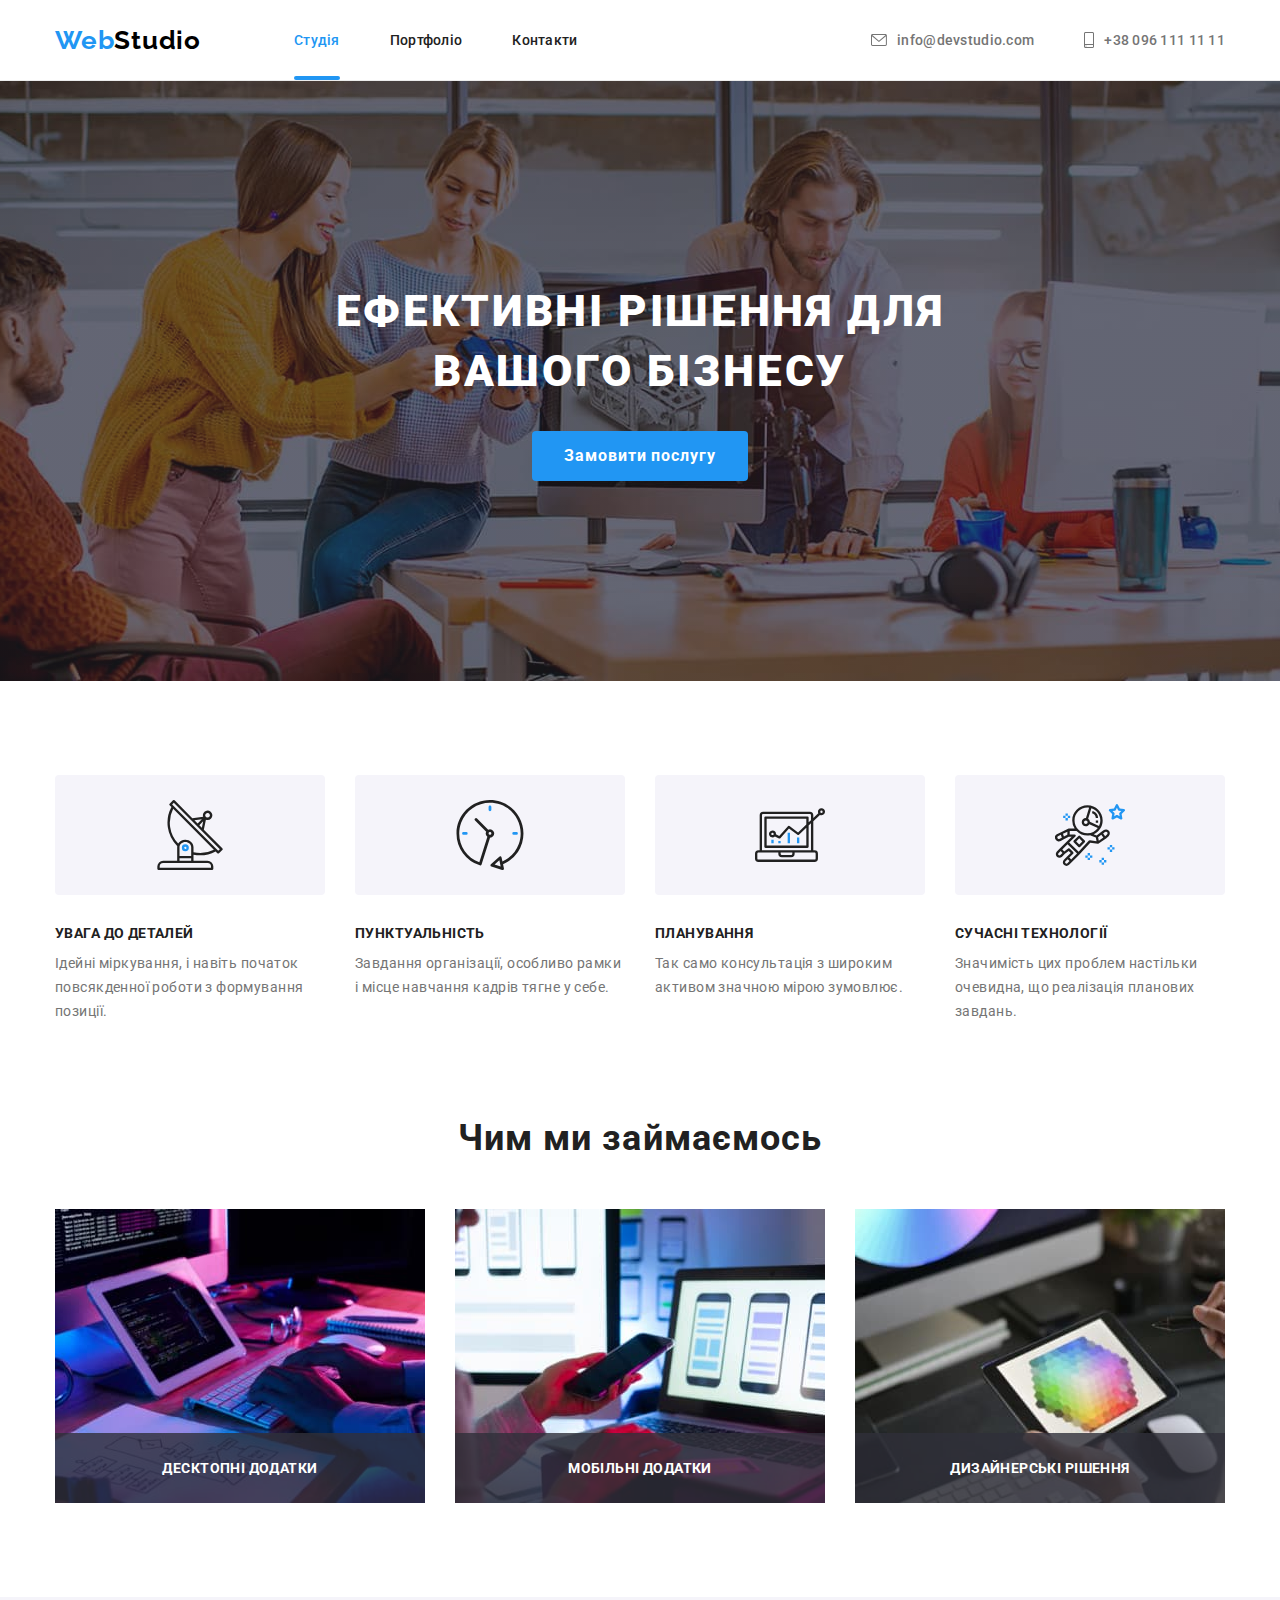
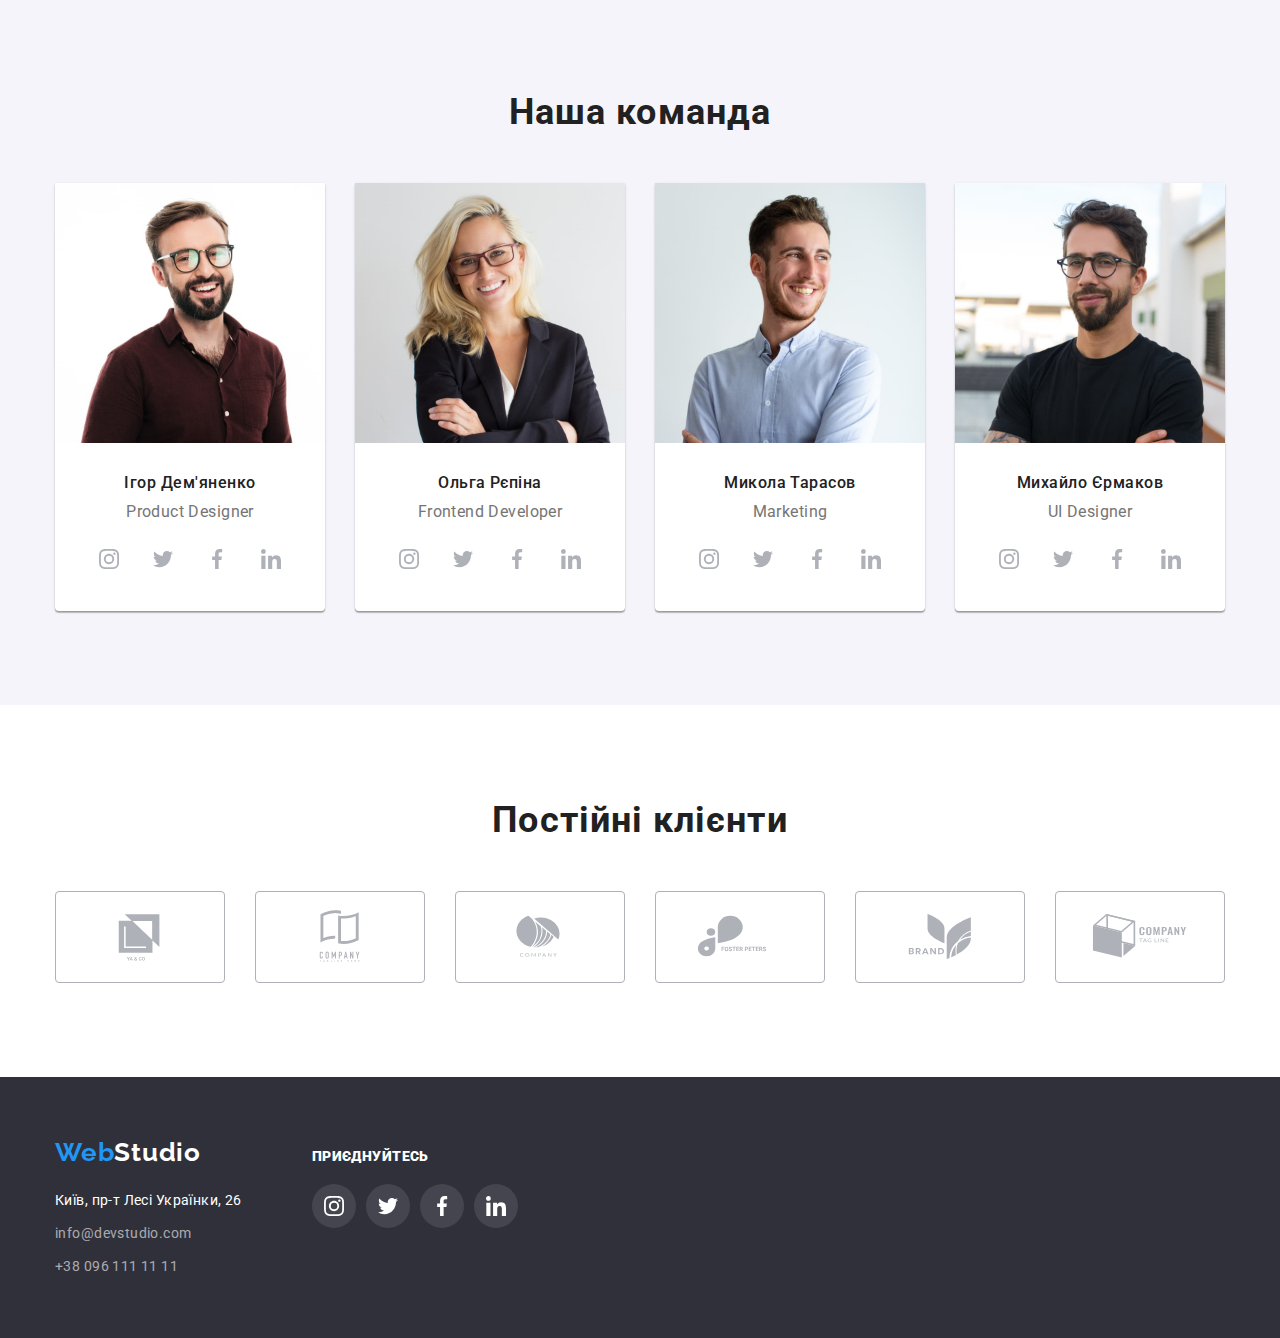
<file: index.html>
<!DOCTYPE html>
<html lang="en">

<head>
  <meta charset="UTF-8" />
  <meta http-equiv="X-UA-Compatible" content="IE=edge" />
  <meta name="viewport" content="width=device-width, initial-scale=1.0" />
  <title>WebStudio</title>
  <link rel="preconnect" href="https://fonts.googleapis.com" />
  <link rel="preconnect" href="https://fonts.gstatic.com" crossorigin />
  <link
    href="https://fonts.googleapis.com/css2?family=Montserrat:wght@400;700&family=Raleway:wght@700&family=Roboto:wght@400;500;700;900&display=swap"
    rel="stylesheet" />
  <link rel="stylesheet"
    href="https://cdnjs.cloudflare.com/ajax/libs/modern-normalize/1.1.0/modern-normalize.min.css" />
  <link rel="stylesheet" href="./css/styles.css" />
</head>
<body>
  <header class="page">
    <div class="page-header container">
      <nav class="header-nav list">
        <a class="header-logo logo" href="./index.html"><span class="accent">Web</span>Studio </a>
        <ul class="nav-list list">
          <li class="header-nav-iteam">
              <a href="./index.html" class="header-nav-link link current">Студія</a>       
          </li>
          <li class="header-nav-iteam">
            <a href="./portfolio.html" class="header-nav-link link">Портфоліо</a>
          </li>
          <li class="header-nav-iteam"><a href="" class="header-nav-link link">Контакти</a></li>
        </ul>
      </nav>
      <ul class="contact-list list">
        <li class="header-nav-iteam">
          <a class="header-link link" href="mailto:info@devstudio.com">
            <svg class="contacts-icon link" width="16" height="12">
            <use href="./images/icons.svg#icon-mail"></use></svg>info@devstudio.com</a>
        </li>
        <li class="header-nav-iteam">
          <a class="header-link link" href="tel:+380961111111"><svg class="contacts-icon link" width="10" height="16">
            <use href="./images/icons.svg#icon-smartphone"></use></svg>+38 096 111 11 11</a>
        </li>
      </ul>
    </div>
  </header>

  <main>
    <section class="hero">
      <div class="container">
        <h1 class="hero-title">Ефективні рішення для вашого бізнесу</h1>
        <button class="main-btn btn" type="button" data-modal-open>Замовити послугу</button>
      </div>
    </section>

    <!--About us-->
    <section class="about">
      <div class="container">
        <h2 class="visually-hidden">Про нас</h2>
        <ul class="about-title list">
          <li class="about-title-doing">
            <div class="conteiner-icon">
              <svg class="about-icon" width="70" height="70">
                <use href="./images/icons.svg#icon-antenna-1"></use>
              </svg>
            </div>
            <h3 class="about-title-name">УВАГА ДО ДЕТАЛЕЙ</h3>
            <p class="about-title-text">
              Ідейні міркування, і навіть початок повсякденної роботи з формування позиції.
            </p>
          </li>
          <li class="about-title-doing">
            <div class="conteiner-icon">
              <svg class="about-icon" width="70" height="70">
                <use href="./images/icons.svg#icon-clock-1"></use>
              </svg>
            </div>
            <h3 class="about-title-name">ПУНКТУАЛЬНІСТЬ</h3>
            <p class="about-title-text">
              Завдання організації, особливо рамки і місце навчання кадрів тягне у себе.
            </p>
          </li>
          <li class="about-title-doing">
            <div class="conteiner-icon">
              <svg class="about-icon" width="70" height="70">
                <use href="./images/icons.svg#icon-diagram-1"></use>
              </svg>
            </div>
            <h3 class="about-title-name">ПЛАНУВАННЯ</h3>
            <p class="about-title-text">
              Так само консультація з широким активом значною мірою зумовлює.
            </p>
          </li>
          <li class="about-title-doing">
            <div class="conteiner-icon">
              <svg class="about-icon" width="70" height="70">
                <use href="./images/icons.svg#icon-astronaut-1"></use>
              </svg>
            </div>
            <h3 class="about-title-name">СУЧАСНІ ТЕХНОЛОГІЇ</h3>
            <p class="about-title-text">
              Значимість цих проблем настільки очевидна, що реалізація планових завдань.
            </p>
          </li>
        </ul>
      </div>
    </section>

    <!--Чим ми займаємось-->
    <section class="picture">
      <div class="container">
        <h2 class="picture-title">Чим ми займаємось</h2>
        <ul class="picture-name list">
          <li>
            <div class="wrapper">
              <img src="./images/box 1.jpg" alt="box1" width="370" height="auto" />
                <p class="wrapper-text">Десктопні додатки</p>
            </div> 
          </li>
          <li>
            <div class="wrapper">
              <img src="./images/box 2.jpg" alt="box2" width="370" height="auto" />
                <p class="wrapper-text">Мобільні додатки</p>
            </div>
          </li>
          <li>
            <div class="wrapper">
            <img src="./images/box 3.jpg" alt="box3" width="370" height="auto" />
                  <p class="wrapper-text">Дизайнерські рішення</p>
            </div>
          </li>
        </ul>
      </div>
    </section>

    <!--Our team-->
    <section class="our-team">
      <div class="team container">
        <h2 class="team-title">Наша команда</h2>
        <ul class="about-team list">
          <li class="team-member">
            <img class="team-photo" src="./images/igor.jpg" alt="photo-igor" width="270" height="auto" />
            <div class="members-title">
              <h3 class="about-team-title">Ігор Дем'яненко</h3>
              <p class="about-team-text">Product Designer</p>
              <ul class="socials list">
                <li class="socials-iteam"> <a class="socials-link" href="https://instagram.com" target="_blank"
                    rel="nofollow noopener noreferrer" aria-label="Instagram">
                    <svg class="socials-icon" width="20" height="20">
                      <use href="./images/icons.svg#icon-instagram"></use>
                    </svg>
                  </a> 
                </li>
                <li class="socials-iteam"> <a class="socials-link" href="https://twitter.com" target="_blank"
                  rel="nofollow noopener noreferrer" aria-label="Twitter">
                  <svg class="socials-icon" width="20" height="20">
                    <use href="./images/icons.svg#icon-twitter"></use>
                  </svg>
                </a> 
              </li>
              <li class="socials-iteam"> <a class="socials-link" href="https://facebook.com" target="_blank"
                rel="nofollow noopener noreferrer" aria-label="Facebook">
                <svg class="socials-icon" width="20" height="20">
                  <use href="./images/icons.svg#icon-facebook"></use>
                </svg>
              </a> 
            </li>
            <li class="socials-iteam"> <a class="socials-link" href="https://linkedin.com" target="_blank"
              rel="nofollow noopener noreferrer" aria-label="Linkedin">
              <svg class="socials-icon" width="20" height="20">
                <use href="./images/icons.svg#icon-linkedin"></use>
              </svg>
            </a> 
          </li>
              </ul>
            </div>
          </li>
          <li class="team-member">
            <img class="team-photo" src="./images/olga.jpg" alt="photo-olga" width="270" height="auto" />
            <div class="members-title">
              <h3 class="about-team-title">Ольга Рєпіна</h3>
              <p class="about-team-text">Frontend Developer</p>
              <ul class="socials list">
                <li class="socials-iteam"> <a class="socials-link" href="https://instagram.com" target="_blank"
                    rel="nofollow noopener noreferrer" aria-label="Instagram">
                    <svg class="socials-icon" width="20" height="20">
                      <use href="./images/icons.svg#icon-instagram"></use>
                    </svg>
                  </a> 
                </li>
                <li class="socials-iteam"> <a class="socials-link" href="https://twitter.com" target="_blank"
                  rel="nofollow noopener noreferrer" aria-label="Twitter">
                  <svg class="socials-icon" width="20" height="20">
                    <use href="./images/icons.svg#icon-twitter"></use>
                  </svg>
                </a> 
              </li>
              <li class="socials-iteam"> <a class="socials-link" href="https://facebook.com" target="_blank"
                rel="nofollow noopener noreferrer" aria-label="Facebook">
                <svg class="socials-icon" width="20" height="20">
                  <use href="./images/icons.svg#icon-facebook"></use>
                </svg>
              </a> 
            </li>
            <li class="socials-iteam"> <a class="socials-link" href="https://linkedin.com" target="_blank"
              rel="nofollow noopener noreferrer" aria-label="Linkedin">
              <svg class="socials-icon" width="20" height="20">
                <use href="./images/icons.svg#icon-linkedin"></use>
              </svg>
            </a> 
          </li>
              </ul>
            </div>
          </li>
          <li class="team-member">
            <img class="team-photo" src="./images/mukola.jpg" alt="photo-mukola" width="270" height="auto" />
            <div class="members-title">
              <h3 class="about-team-title">Микола Тарасов</h3>
              <p class="about-team-text">Marketing</p>
              <ul class="socials list">
                <li class="socials-iteam"> <a class="socials-link" href="https://instagram.com" target="_blank"
                    rel="nofollow noopener noreferrer" aria-label="Instagram">
                    <svg class="socials-icon" width="20" height="20">
                      <use href="./images/icons.svg#icon-instagram"></use>
                    </svg>
                  </a> 
                </li>
                <li class="socials-iteam"> <a class="socials-link" href="https://twitter.com" target="_blank"
                  rel="nofollow noopener noreferrer" aria-label="Twitter">
                  <svg class="socials-icon" width="20" height="20">
                    <use href="./images/icons.svg#icon-twitter"></use>
                  </svg>
                </a> 
              </li>
              <li class="socials-iteam"> <a class="socials-link" href="https://facebook.com" target="_blank"
                rel="nofollow noopener noreferrer" aria-label="Facebook">
                <svg class="socials-icon" width="20" height="20">
                  <use href="./images/icons.svg#icon-facebook"></use>
                </svg>
              </a> 
            </li>
            <li class="socials-iteam"> <a class="socials-link" href="https://linkedin.com" target="_blank"
              rel="nofollow noopener noreferrer" aria-label="Linkedin">
              <svg class="socials-icon" width="20" height="20">
                <use href="./images/icons.svg#icon-linkedin"></use>
              </svg>
            </a> 
          </li>
              </ul>
            </div>
          </li>
          <li class="team-member">
            <img class="team-photo" src="./images/muhailo.jpg" alt="photo-muhailo" width="270" height="auto" />
            <div class="members-title">
              <h3 class="about-team-title">Михайло Єрмаков</h3>
              <p class="about-team-text">UI Designer</p>
              <ul class="socials list">
                <li class="socials-iteam"> <a class="socials-link" href="https://instagram.com" target="_blank"
                    rel="nofollow noopener noreferrer" aria-label="Instagram">
                    <svg class="socials-icon" width="20" height="20">
                      <use href="./images/icons.svg#icon-instagram"></use>
                    </svg>
                  </a> 
                </li>
                <li class="socials-iteam"> <a class="socials-link" href="https://twitter.com" target="_blank"
                  rel="nofollow noopener noreferrer" aria-label="Twitter">
                  <svg class="socials-icon" width="20" height="20">
                    <use href="./images/icons.svg#icon-twitter"></use>
                  </svg>
                </a> 
              </li>
              <li class="socials-iteam"> <a class="socials-link" href="https://facebook.com" target="_blank"
                rel="nofollow noopener noreferrer" aria-label="Facebook">
                <svg class="socials-icon" width="20" height="20">
                  <use href="./images/icons.svg#icon-facebook"></use>
                </svg>
              </a> 
            </li>
            <li class="socials-iteam"> <a class="socials-link" href="https://linkedin.com" target="_blank"
              rel="nofollow noopener noreferrer" aria-label="Linkedin">
              <svg class="socials-icon" width="20" height="20">
                <use href="./images/icons.svg#icon-linkedin"></use>
              </svg>
            </a> 
          </li>
              </ul>
            </div>
          </li>
        </ul>
      </div>
    </section>

    <!-- Clients -->
    
    <section class="clients">
      <div class="container">
        <h2 class="team-title">Постійні клієнти</h2>
        <ul class="clients-list list">
          <li class="clients-iteams">
            <a href="" class="clients-link">
              <svg class="clients-icon" width="106" height="60">
                <use href="./images/icons.svg#icon-client1"></use>
              </svg>
            </a>
          </li>
          <li class="clients-iteams">
            <a href="" class="clients-link">
              <svg class="clients-icon" width="106" height="60">
                <use href="./images/icons.svg#icon-client2"></use>
              </svg>
            </a>
          </li>
          <li class="clients-iteams">
            <a href="" class="clients-link">
              <svg class="clients-icon" width="106" height="60">
                <use href="./images/icons.svg#icon-client3"></use>
              </svg>
            </a>
          </li>
          <li class="clients-iteams">
            <a href="" class="clients-link">
              <svg class="clients-icon" width="106" height="60">
                <use href="./images/icons.svg#icon-client4"></use>
              </svg>
            </a>
          </li>
          <li class="clients-iteams">
            <a href="" class="clients-link">
              <svg class="clients-icon" width="106" height="60">
                <use href="./images/icons.svg#icon-client5"></use>
              </svg>
            </a>
          </li>
          <li class="clients-iteams">
            <a href="" class="clients-link">
              <svg class="clients-icon" width="106" height="60">
                <use href="./images/icons.svg#icon-client6"></use>
              </svg>
            </a>
          </li>
        </ul>
      </div>
    </section>
  </main>
  <footer>
    <section class="footer">
      <div class="container-footer container">
        <div class="adress">
          <a class="footer-logo logo" href="./index.html"><span class="accent">Web</span>Studio </a>
          <address class="footer-address">
            <ul class="footer-list list">
              <li class="footer-title">
                <a class="footer-adress-link link" href="https://goo.gl/maps/4BsKWkA9fhxkfBkN6" target="_blank"
                  rel="noopener noreferrer nofollow">Київ, пр-т Лесі Українки, 26</a>
              </li>
              <li class="footer-title">
                <a class="footer-mail-link link" href="mailto:info@devstudio.com">info@devstudio.com</a>
              </li>
              <li class="footer-title">
                <a class="footer-mail-link link" href="tel:+380961111111">+38 096 111 11 11</a>
              </li>
            </ul>
        </div>
        <div class="social-networks">
          <p class="join">
            <strong>ПРИЄДНУЙТЕСЬ</strong>
          </p>
          <ul class="socials list">
            <li class="socials-iteam"> <a class="footer-socials-link link" href="https://instagram.com" target="_blank"
              rel="nofollow noopener noreferrer" aria-label="Instagram">
              <svg class="socials-icon" width="20" height="20">
                <use href="./images/icons.svg#icon-instagram"></use>
              </svg>
            </a> 
          </li>
          <li class="socials-iteam"> <a class="footer-socials-link link" href="https://twitter.com" target="_blank"
            rel="nofollow noopener noreferrer" aria-label="Twitter">
            <svg class="socials-icon" width="20" height="20">
              <use href="./images/icons.svg#icon-twitter"></use>
            </svg>
          </a> 
        </li>
        <li class="socials-iteam"> <a class="footer-socials-link link" href="https://facebook.com" target="_blank"
          rel="nofollow noopener noreferrer" aria-label="Facebook">
          <svg class="socials-icon" width="20" height="20">
            <use href="./images/icons.svg#icon-facebook"></use>
          </svg>
        </a> 
      </li>
      <li class="socials-iteam"> <a class="footer-socials-link link" href="https://linkedin.com" target="_blank"
        rel="nofollow noopener noreferrer" aria-label="Linkedin">
        <svg class="socials-icon" width="20" height="20">
          <use href="./images/icons.svg#icon-linkedin"></use>
        </svg>
        </a> 
      </li>
      </ul>  
        </div>
        </address>
      </div>
    </section>
  </footer>
  <div class="backdrope is-hidden" data-modal>
    <div class="modal">
      <button class="close-btn" type="button" data-modal-close>
        <svg class="close-btn-icon" width="18" height="18">
              <use href="./images/icons.svg#icon-close"></use>
        </svg>
      </button>

    </div>
  </div>
  <script src="./js/modal.js"></script>
</body>

</html>
</file>
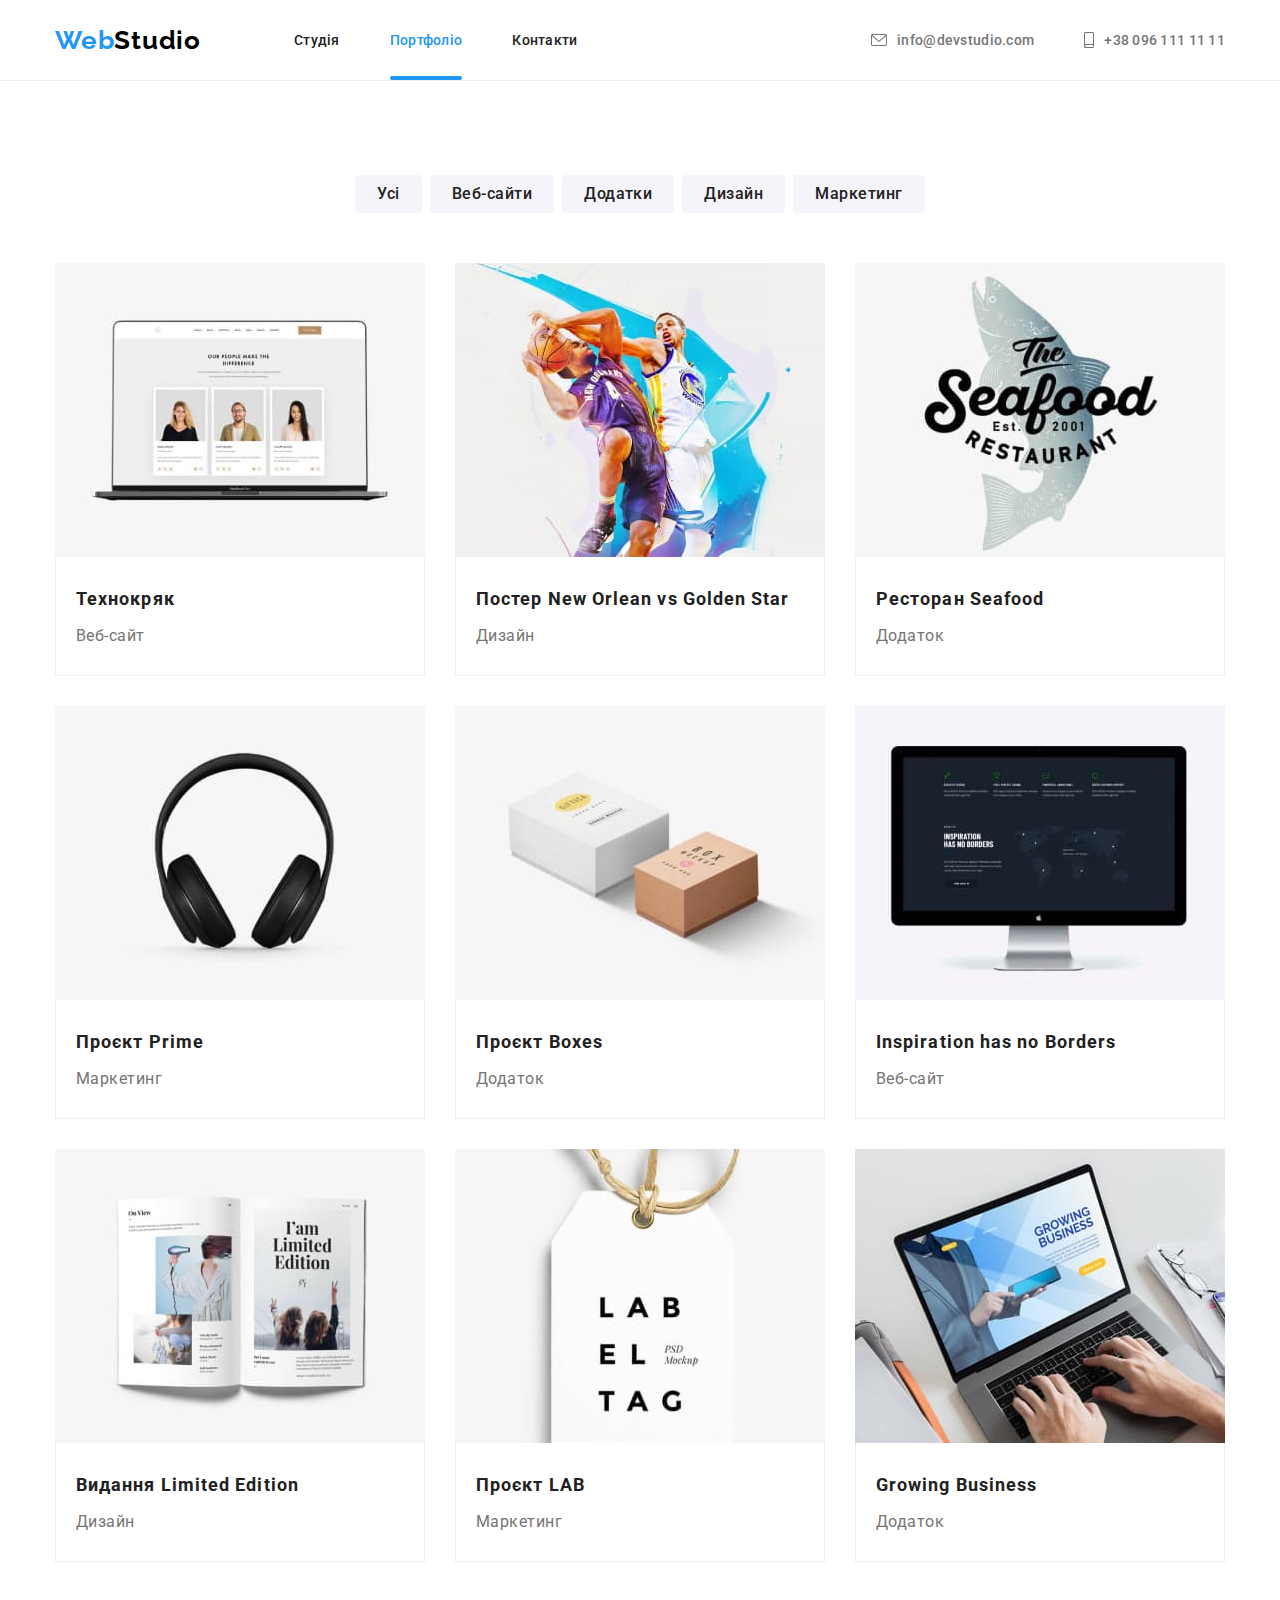
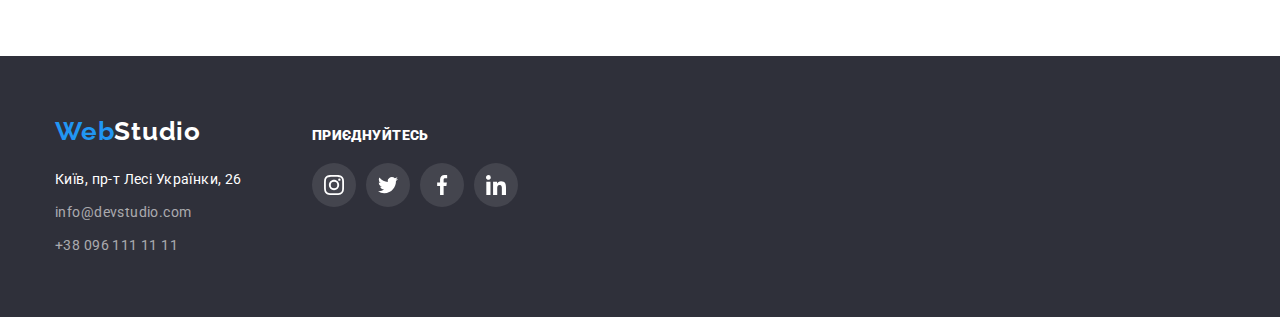
<file: portfolio.html>
<!DOCTYPE html>
<html lang="en">
<head>
    <meta charset="UTF-8">
    <meta http-equiv="X-UA-Compatible" content="IE=edge">
    <meta name="viewport" content="width=device-width, initial-scale=1.0">
    <title>Portfolio</title>
    <link rel="preconnect" href="https://fonts.googleapis.com">
    <link rel="preconnect" href="https://fonts.gstatic.com" crossorigin>
    <link href="https://fonts.googleapis.com/css2?family=Montserrat:wght@400;700&family=Raleway:wght@700&family=Roboto:wght@400;500;700;900&display=swap" rel="stylesheet">
    <link rel="stylesheet" href="https://cdnjs.cloudflare.com/ajax/libs/modern-normalize/1.1.0/modern-normalize.min.css"/>
    <link rel="stylesheet" href="./css/styles.css"/>
</head>
<body>
    <header class="page">
      <div class="page-header container">
        <nav class="header-nav">
          <a class="header-logo logo"href="./index.html"><span class="accent">Web</span>Studio </a>
          <ul class="nav-list list">
            <li class="header-nav-iteam"><a href="./index.html"class="header-nav-link link">Студія</a></li>
            <li class="header-nav-iteam"><a href="./portfolio.html"class="header-nav-link link current">Портфоліо</a></li>
            <li class="header-nav-iteam"><a href=""class="header-nav-link link">Контакти</a></li>
          </ul>
        </nav>
        <ul class="contact-list list">
          <li class="header-nav-iteam">
            <a class="header-link link" href="mailto:info@devstudio.com">
              <svg class="contacts-icon link" width="16" height="12">
              <use href="./images/icons.svg#icon-mail"></use></svg>info@devstudio.com</a>
          </li>
          <li class="header-nav-iteam">
            <a class="header-link link" href="tel:+380961111111"><svg class="contacts-icon link" width="10" height="16">
              <use href="./images/icons.svg#icon-smartphone"></use></svg>+38 096 111 11 11</a>
          </li>
        </ul>
      </div>
      </header>
      <main>
        <section class="portfolio">
          <div class="container">
            <ul class="btn-list list">
              <li class="button-menu"><button class="second-btn btn"type="button">Усі</button></li>
              <li class="button-menu"><button class="second-btn btn"type="button">Веб-сайти</button></li>
              <li class="button-menu"><button class="second-btn btn"type="button">Додатки</button></li>
              <li class="button-menu"><button class="second-btn btn"type="button">Дизайн</button></li>
              <li class="button-menu"><button class="second-btn btn"type="button">Маркетинг</button></li>
          </ul>
          <h1 class="visually-hidden">Наші роботи</h1>
          <ul class="work list">
              <li class="work-wrapper"><a class="work-project link" href="">
                <div class="work-thumb">
                  <img src="./images/img.jpg" alt="picture1" width="370" />
                  <div class="overlay">
                    <p class="overlay-text">Ресурс пропонує комплексні пропозиції з різним рівнем функціоналу та сервісів. Все це дозволить відвідувачу отримати вичерпні відомості про компанію чи приватну особу.</p>
                  </div>
                </div>
                  <div class="title-wrapper">
                    <h2 class="work-title">Технокряк</h2>
                    <p class="work-list">Веб-сайт</p>
                  </div>
              </a>
              </li>
              <li class="work-wrapper">
                  <a class="work-project link" href="" class="work-project">
                    <div class="work-thumb">
                      <img src="./images/img (1).jpg" alt="picture2" width="370" />
                      <div class="overlay">
                        <p class="overlay-text">Ресурс пропонує комплексні пропозиції з різним рівнем функціоналу та сервісів. Все це дозволить відвідувачу отримати вичерпні відомості про компанію чи приватну особу.</p>
                      </div>
                    </div>
                    <div class="title-wrapper">
                      <h2 class="work-title">Постер New Orlean vs Golden Star</h2>
                      <p class="work-list">Дизайн</p>
                    </div>
                  </a>
              </li>
              <li class="work-wrapper">
                  <a class="work-project link" href="" class="work-project">
                    <div class="work-thumb">
                      <img src="./images/img (2).jpg" alt="picture3" width="370" />
                       <div class="overlay">
                        <p class="overlay-text">Ресурс пропонує комплексні пропозиції з різним рівнем функціоналу та сервісів. Все це дозволить відвідувачу отримати вичерпні відомості про компанію чи приватну особу.</p>
                      </div>
                    </div>
                    <div class="title-wrapper">
                      <h2 class="work-title">Ресторан Seafood</h2>
                      <p class="work-list">Додаток</p>
                    </div>
                  </a>
              </li> 
              <li class="work-wrapper"><a class="work-project link" href="" class="work-project">
                <div class="work-thumb">
                  <img src="./images/img (3).jpg" alt="picture4" width="370" />
                  <div class="overlay">
                         <p class="overlay-text">Ресурс пропонує комплексні пропозиції з різним рівнем функціоналу та сервісів. Все це дозволить відвідувачу отримати вичерпні відомості про компанію чи приватну особу.</p>
                       </div>
                </div>             
                <div class="title-wrapper">
                  <h2 class="work-title">Проєкт Prime</h2>
                  <p class="work-list">Маркетинг</p>
                </div>
              </a>
              </li>
              <li class="work-wrapper">
                  <a class="work-project link" href="">
                    <div class="work-thumb">
                      <img src="./images/img (4).jpg" alt="picture5" width="370" />
                      <div class="overlay">
                         <p class="overlay-text">Ресурс пропонує комплексні пропозиції з різним рівнем функціоналу та сервісів. Все це дозволить відвідувачу отримати вичерпні відомості про компанію чи приватну особу.</p>
                       </div>
                    </div>                 
              <div class="title-wrapper">
                <h2 class="work-title">Проєкт Boxes</h2>
                <p class="work-list">Додаток</p>
              </div>
                  </a>
              </li>
              <li class="work-wrapper">
                  <a class="work-project link" href="">
                    <div class="work-thumb">
                      <img src="./images/img (5).jpg" alt="picture6" width="370" />
                      <div class="overlay">
                         <p class="overlay-text">Ресурс пропонує комплексні пропозиції з різним рівнем функціоналу та сервісів. Все це дозволить відвідувачу отримати вичерпні відомості про компанію чи приватну особу.</p>
                       </div>
                    </div>              
                    <div class="title-wrapper">
                      <h2 class="work-title">Inspiration has no Borders</h2>
                      <p class="work-list">Веб-сайт</p>
                    </div>
                  </a>
              </li>
              <li class="work-wrapper">
                  <a class="work-project link" href="">
                    <div class="work-thumb">
                      <img src="./images/img (6).jpg" alt="picture7" width="370" />
                      <div class="overlay">
                         <p class="overlay-text">Ресурс пропонує комплексні пропозиції з різним рівнем функціоналу та сервісів. Все це дозволить відвідувачу отримати вичерпні відомості про компанію чи приватну особу.</p>
                       </div>
                    </div>
                    <div class="title-wrapper">
                      <h2 class="work-title">Видання Limited Edition</h2>
                      <p class="work-list">Дизайн</p>
                    </div>
                  </a>
              </li>
              <li class="work-wrapper">
                  <a class="work-project link" href="">
                    <div class="work-thumb">
                      <img src="./images/img (7).jpg" alt="picture8" width="370" />
                      <div class="overlay">
                         <p class="overlay-text">Ресурс пропонує комплексні пропозиції з різним рівнем функціоналу та сервісів. Все це дозволить відвідувачу отримати вичерпні відомості про компанію чи приватну особу.</p>
                       </div>
                    </div>
                    <div class="title-wrapper">
                      <h2 class="work-title">Проєкт LAB</h2>
                      <p class="work-list">Маркетинг</p>
                    </div>
                  </a>
              </li>
              <li class="work-wrapper">
                  <a class="work-project link" href="">
                    <div class="work-thumb">
                      <img src="./images/img (8).jpg" alt="picture9" width="370" />
                      <div class="overlay">
                         <p class="overlay-text">Ресурс пропонує комплексні пропозиції з різним рівнем функціоналу та сервісів. Все це дозволить відвідувачу отримати вичерпні відомості про компанію чи приватну особу.</p>
                       </div>
                      </div>
                    <div class="title-wrapper">
                      <h2 class="work-title">Growing Business</h2>
                      <p class="work-list">Додаток</p>
                    </div>
                  </a>
              </li>   
          </ul>
          </div>
        </section>
      </main>
      <footer>
        <section class="footer">
          <div class="container-footer container">
            <div class="adress">
              <a class="footer-logo logo" href="./index.html"><span class="accent">Web</span>Studio </a>
              <address class="footer-address">
                <ul class="footer-list list">
                  <li class="footer-title">
                    <a class="footer-adress-link link" href="https://goo.gl/maps/4BsKWkA9fhxkfBkN6" target="_blank"
                      rel="noopener noreferrer nofollow">Київ, пр-т Лесі Українки, 26</a>
                  </li>
                  <li class="footer-title">
                    <a class="footer-mail-link link" href="mailto:info@devstudio.com">info@devstudio.com</a>
                  </li>
                  <li class="footer-title">
                    <a class="footer-mail-link link" href="tel:+380961111111">+38 096 111 11 11</a>
                  </li>
                </ul>
            </div>
            <div class="social-networks">
              <p class="join">
                <strong>ПРИЄДНУЙТЕСЬ</strong>
              </p>
              <ul class="socials list">
                <li class="socials-iteam"> <a class="footer-socials-link link" href="https://instagram.com" target="_blank"
                  rel="nofollow noopener noreferrer" aria-label="Instagram">
                  <svg class="socials-icon" width="20" height="20">
                    <use href="./images/icons.svg#icon-instagram"></use>
                  </svg>
                </a> 
              </li>
              <li class="socials-iteam"> <a class="footer-socials-link link" href="https://twitter.com" target="_blank"
                rel="nofollow noopener noreferrer" aria-label="Twitter">
                <svg class="socials-icon" width="20" height="20">
                  <use href="./images/icons.svg#icon-twitter"></use>
                </svg>
              </a> 
            </li>
            <li class="socials-iteam"> <a class="footer-socials-link link" href="https://facebook.com" target="_blank"
              rel="nofollow noopener noreferrer" aria-label="Facebook">
              <svg class="socials-icon" width="20" height="20">
                <use href="./images/icons.svg#icon-facebook"></use>
              </svg>
            </a> 
          </li>
          <li class="socials-iteam"> <a class="footer-socials-link link" href="https://linkedin.com" target="_blank"
            rel="nofollow noopener noreferrer" aria-label="Linkedin">
            <svg class="socials-icon" width="20" height="20">
              <use href="./images/icons.svg#icon-linkedin"></use>
            </svg>
            </a> 
          </li>
          </ul>  
            </div>
            </address>
          </div>
        </section>
      </footer>
</body>
</html>
</file>
<file: css/styles.css>
/* GENERAL STYLES*/

body {
  font-family: 'Roboto', sans-serif;
  background-color: var(--accent-color);
  color: var(--primary-text-color);
  font-size: 14px;
  letter-spacing: 0.03em;
}

:root {
  --primary-text-color: #212121;
  --title-text-color: #757575;
  --accent-color: #ffffff;
  --button-color: #2196f3;
  --border-color: #afb1b8;
  --primary-backgroud-color: #f5f5f5;
  --hero-backgroud-color: #c4c4c4;
  --icon-background-color: #f5f4fa;
  --footer-background-color: #2f303a;
}

h1,
h2,
h3,
h4,
h5,
p {
  margin: 0;
}

img {
  display: block;
  height: auto;
}

address {
  font-style: normal;
}

.logo {
  font-family: 'Raleway';
  text-decoration: none;
}
.link {
  text-decoration: none;
}

.list {
  list-style: none;
  margin: 0;
  padding-left: 0;
}

.container {
  width: 1200px;
  margin: 0 auto;
  padding: 0 15px;
}

.btn {
  border: 1px, solid transparent;
  display: inline-block;
  cursor: pointer;

  transition: background-color 250ms cubic-bezier(0.4, 0, 0.2, 1), color 250ms cubic-bezier(0.4, 0, 0.2, 1);
}

.btn:hover,
.btn:focus {
  background-color: var(--button-color);
  color: var(--accent-color);
}



/* HEADER */

.page {
  border-bottom: 1px solid #ececec;
}

.page-header {
  display: flex;
  align-items: center;
}

.header-logo {
  margin-right: 93px;
  font-weight: 700;
  font-size: 26px;
  line-height: calc(31 / 26);
  letter-spacing: 0.03em;
  color: #000000;
}

.accent {
  color: var(--button-color);
}

.header-nav {
  display: flex;
  align-items: center;
}
.nav-list {
  display: flex;
  margin: 0;
  padding: 0;
  bottom: 0;
}

.contact-list {
  display: flex;
  align-items: center;
  margin-left: auto;
}

.header-nav-iteam:not(:last-child) {
  margin-right: 50px;
}

.header-nav-iteam {
  position: relative;
}

.header-nav-link {
  display: block;
  padding-top: 32px;
  padding-bottom: 32px;
  font-weight: 500;
  font-size: 14px;
  line-height: calc(16 / 14);
  letter-spacing: 0.02em;
  color: var(--primary-text-color);

  transition: color 250ms cubic-bezier(0.4, 0, 0.2, 1);
}

.link:hover,
.link:focus {
  color: var(--button-color);
}

.current {
  color: var(--button-color);
}

/* .current::after {
  content: '';
  position: absolute;
  margin-top: -1px;
  left: 0;
  display: block;
  width: 100%;
  height: 4px;
  background: var(--button-color);
  border-radius: 2px;
} */

.header-link {
  display: flex;
  align-items: center;
  padding-top: 32px;
  padding-bottom: 32px;
  font-weight: 500;
  font-size: 14px;
  line-height: calc(16 / 14);
  letter-spacing: 0.02em;
  color: var(--title-text-color);

  transition: color 250ms cubic-bezier(0.4, 0, 0.2, 1);
}

.header-link.current {
  color: var(--button-color);
}

.header-nav-link.current::after {
  content: '';
  position: absolute;
  bottom: 0;
  left: 0;
  display: block;
  width: 100%;
  height: 4px;
  background: var(--button-color);
  border-radius: 2px;

}



.header-link .contacts-icon {
  margin-right: 10px;
  fill: currentColor;
}

/* MAIN */

.hero {
  background-color: var(--hero-backgroud-color);
  padding: 200px 0;
  max-width: 1600px;
  height: 600px;
  margin-left: auto;
  margin-right: auto;
  background-image: linear-gradient(to right, rgba(47, 48, 58, 0.4), rgba(47, 48, 58, 0.4)),
    url(../images/hero.jpg);
  background-repeat: no-repeat;
  background-size: cover;
  background-position: center;
}

.hero-title {
  margin: 0 auto 30px;
  width: 696px;
  font-weight: 900;
  font-size: 44px;
  line-height: calc(60 / 44);
  text-align: center;
  letter-spacing: 0.06em;
  text-transform: uppercase;
  color: var(--accent-color);
}

.main-btn {
  margin: 0 auto;
  display: inline-block;
  min-width: 216px;
  border-radius: 4px;
  padding: 10px 32px;
  border-color: var(--button-color);
  font-weight: 700;
  font-size: 16px;
  line-height: calc(30 / 16);
  display: flex;
  align-items: center;
  text-align: center;
  letter-spacing: 0.06em;
  color: var(--accent-color);
  background: var(--button-color);
  border: none;
}

/*  About us  */

.visually-hidden {
  position: absolute;
  width: 1px;
  height: 1px;
  margin: -1px;
  border: 0;
  padding: 0;
  white-space: nowrap;
  clip-path: inset(100%);
  clip: rect(0 0 0 0);
  overflow: hidden;
}

.about {
  padding-top: 94px;
  padding-bottom: 94px;
}

.about-title {
  display: flex;
  gap: 30px;
  text-decoration: none;
}

.conteiner-icon {
  display: flex;
  align-items: center;
  justify-content: center;
  gap: 30px;
  margin-bottom: 30px;
  width: 270px;
  height: 120px;
  background-color: var(--icon-background-color);
  border-radius: 4px;
}

.about-title-name {
  margin-bottom: 10px;
  font-weight: 700;
  font-size: 14px;
  line-height: calc(16 / 14);
  letter-spacing: 0.03em;
  text-transform: uppercase;
  color: var(--primary-text-color);
}

.about-title-text {
  margin: 0;
  font-weight: 400;
  font-size: 14px;
  line-height: calc(24 / 14);
  letter-spacing: 0.03em;
  color: var(--title-text-color);
}

/* --Чим ми займаємось--*/

.picture {
  padding-bottom: 94px;
}

.picture-title {
  margin-bottom: 50px;
  padding: 0;
  font-weight: 700;
  font-size: 36px;
  line-height: calc(42 / 36);
  text-align: center;
  letter-spacing: 0.03em;
  color: var(--primary-text-color);
}

.picture-name {
  display: flex;
  gap: 30px;
}

.wrapper {
  position: relative;
}

.wrapper-text {
  font-weight: 700;
 
  line-height: calc(16 / 14);
  

  text-transform: uppercase;
  color: var(--accent-color);
  position: absolute;
  bottom: 0;
  width: 100%;

  height: 70px;
  background: rgba(47, 48, 58, 0.8);
  display: flex;
  align-items: center;
  justify-content: center;
 
}

/*  Our team  */

.our-team {
  background-color: var(--icon-background-color);
  padding: 94px 0;
}

.about-team {
  display: flex;
}

.team-member {
  background: var(--accent-color);
  box-shadow: 0px 1px 3px rgba(0, 0, 0, 0.12), 0px 1px 1px rgba(0, 0, 0, 0.14),
    0px 2px 1px rgba(0, 0, 0, 0.2);
  border-radius: 0px 0px 4px 4px;
}
.team-member:not(:last-child) {
  margin-right: 30px;
}

.team-title {
  margin-bottom: 50px;
  font-weight: 700;
  font-size: 36px;
  line-height: calc(42 / 36);
  text-align: center;
  letter-spacing: 0.03em;
  color: var(--primary-text-color);
}

.members-title {
  padding: 30px 0;
}

.about-team-title {
  margin-bottom: 10px;
  font-weight: 500;
  font-size: 16px;
  line-height: calc(19 / 16);
  text-align: center;
  letter-spacing: 0.03em;
  color: var(--primary-text-color);
}

.about-team-text {
  margin-bottom: 16px;
  padding: 0;

  font-weight: 400;
  font-size: 16px;
  line-height: calc(19 / 16);
  text-align: center;

  color: var(--title-text-color);
}

.socials {
  display: flex;
  justify-content: center;
  gap: 10px;
}

.socials-link {
  display: flex;
  align-items: center;
  justify-content: center;
  width: 44px;
  height: 44px;
  color: var(--border-color);

  border-radius: 50%;

  transition: background-color 250ms cubic-bezier(0.4, 0, 0.2, 1), color 250ms cubic-bezier(0.4, 0, 0.2, 1);
}

.socials-link:hover,
.socials-link:focus {
  color: var(--accent-color);
  background-color: var(--button-color);
}
.socials-icon {
  fill: currentColor;
}

/* Clients */

.clients {
  padding: 94px 0;
}
.clients-list {
  display: flex;
  align-items: center;
  justify-content: center;
  gap: 30px;
}

.clients-link {
  width: 170px;
  height: 92px;
  display: flex;
  align-items: center;
  justify-content: center;
  color: var(--border-color);

  border: 1px solid currentColor;
  border-radius: 4px;

  transition: color 250ms cubic-bezier(0.4, 0, 0.2, 1);
}

.clients-link:hover,
.clients-link:focus {
  color: var(--button-color);
}

.clients-icon {
  fill: currentColor;
}

/* FOOTER */

.footer {
  background-color: var(--footer-background-color);
  padding: 60px 0;
}

.container-footer {
  display: flex;
  align-items: baseline;
  /* margin-right: 70px; */
}
.footer-logo {
  margin-bottom: 20px;
  font-weight: 700;
  font-size: 26px;
  line-height: calc(31 / 26);
  letter-spacing: 0.03em;
  color: var(--accent-color);
}

.footer-address {
  margin-top: 20px;
}
.footer-title:not(:last-child) {
  margin-bottom: 9px;
}

.footer-adress-link {
  margin-bottom: 9px;
  font-family: 'Roboto';
  font-style: normal;
  font-weight: 400;
  font-size: 14px;
  line-height: calc(24 / 14);
  letter-spacing: 0.03em;
  color: var(--accent-color);
  transition: color 250ms cubic-bezier(0.4, 0, 0.2, 1);
}

/* .footer-adress-link:hover,
.footer-adress-link:focus {
  color: var(--button-color);
} */

.footer-mail-link {
  font-family: 'Roboto';
  font-style: normal;
  font-weight: 400;
  font-size: 14px;
  line-height: calc(24 / 14);
  letter-spacing: 0.03em;
  color: rgba(255, 255, 255, 0.6);
  transition: color 250ms cubic-bezier(0.4, 0, 0.2, 1);
}

.social-networks {
  margin-left: 70px;
}
.join {
  font-weight: 700;
  font-size: 14px;
  line-height: 16px;
  letter-spacing: 0.03em;
  text-transform: uppercase;
  color: var(--accent-color);
  margin-bottom: 20px;
}

.footer-socials-link {
  display: flex;
  align-items: center;
  justify-content: center;
  width: 44px;
  height: 44px;
  color: var(--accent-color);
  background-color: rgba(255, 255, 255, 0.1);
  border-radius: 50%;

  transition: background-color 250ms cubic-bezier(0.4, 0, 0.2, 1), color 250ms cubic-bezier(0.4, 0, 0.2, 1);
}

.footer-socials-link:hover,
.footer-socials-link:focus {
  color: var(--accent-color);
  background-color: var(--button-color);
}

/* Modal window */

.backdrope {
  position: fixed;
  left: 0;
  top: 0;

  width: 100%;
  height: 100%;

  background-color: rgba(0, 0, 0, 0.2);
  transition: opacity 250ms cubic-bezier(0.4, 0, 0.2, 1), visibility 250ms cubic-bezier(0.4, 0, 0.2, 1);
}

.backdrope.is-hidden {
  opacity: 0;
  visibility: hidden;
  pointer-events: none;
}

.modal {
  display: block;
  position: absolute;
  top: 50%;
  left: 50%;
  transform: translateX(-50%) translateY(-50%);
  width: 528px;
  height: 581px;
  background-color: #ffffff;
  border-radius: 4px;
}

.close-btn {
  position: absolute;
  top: 8px;
  right: 8px;
  display: flex;
  align-items: center;
  justify-content: center;
  width: 30px;
  height: 30px;
  padding: 0;

  background-color: transparent;
  border-radius: 50%;
  border: 1px solid rgba(0, 0, 0, 0.1);
  cursor: pointer;
}
/* PORTFOLIO */

.portfolio {
  padding: 94px 0;
}

.btn-list {
  display: flex;
  justify-content: center;
  gap: 8px;
  margin-bottom: 50px;
}

/* .button-menu {
  background: var(--button-color);

} */
.second-btn {
  padding: 6px 22px;
  border-radius: 4px;
  border-color: transparent;
  font-weight: 500;
  font-size: 16px;
  line-height: calc(26 / 16);
  text-align: center;
  letter-spacing: 0.03em;
  color: var(--primary-text-color);
  background: var(--icon-background-color);
  border: none;

  transition: box-shadow 250ms cubic-bezier(0.4, 0, 0.2, 1), color 250ms cubic-bezier(0.4, 0, 0.2, 1), background-color 250ms cubic-bezier(0.4, 0, 0.2, 1);
}

.second-btn:hover,
.second-btn:focus {
  background-color: var(--button-color);
  color: var(--accent-color);
  box-shadow: 0px 3px 1px rgba(0, 0, 0, 0.1), 0px 1px 2px rgba(0, 0, 0, 0.08),
    0px 2px 2px rgba(0, 0, 0, 0.12);

}

.work {
  display: flex;
  flex-wrap: wrap;
  gap: 30px;
}

.work-wrapper {
  flex-basis: calc((100%-30px * 2) / 9);
}

.work-thumb {
  position: relative;
  overflow: hidden;
  outline-offset: -2px;
}

.overlay {
  position: absolute;
  top: 0;
  left: 0;

  transform: translateY(101%);
  display: flex;
  align-items: center;
  width: 100%;
  height: 100%;
  background-color: rgba(33, 150, 243, 0.9);
  transition: transform 250ms cubic-bezier(0.4, 0, 0.2, 1);
}

.overlay-text {
  font-weight: 400;
  font-size: 18px;
  line-height: calc(28 / 18);
  letter-spacing: 0.03em;
  color: #ffffff;
  padding-left: 24px;
  padding-right: 24px;
}

.title-wrapper {
  padding: 24px 20px;
  border: 1px solid #eeeeee;
  border-top: none;
}
.work-title {
  margin-bottom: 4px;
  font-weight: 700;
  font-size: 18px;
  line-height: calc(36 / 18);
  letter-spacing: 0.06em;
  color: var(--primary-text-color);
}

.work-list {
  font-weight: 400;
  font-size: 16px;
  line-height: calc(30 / 16);
  letter-spacing: 0.03em;
  color: var(--title-text-color);
  cursor: pointer;
}

.work-project {
  display: block;

  transition: box-shadow 250ms cubic-bezier(0.4, 0, 0.2, 1);
}

.work-project:hover .overlay,
.work-project:focus .overlay {
  transform: translateY(0);
}

.work-project:hover,
.work-project:focus {
  box-shadow: 0px 1px 1px rgba(0, 0, 0, 0.12), 0px 4px 4px rgba(0, 0, 0, 0.06),
    1px 4px 6px rgba(0, 0, 0, 0.16);
}
</file>
